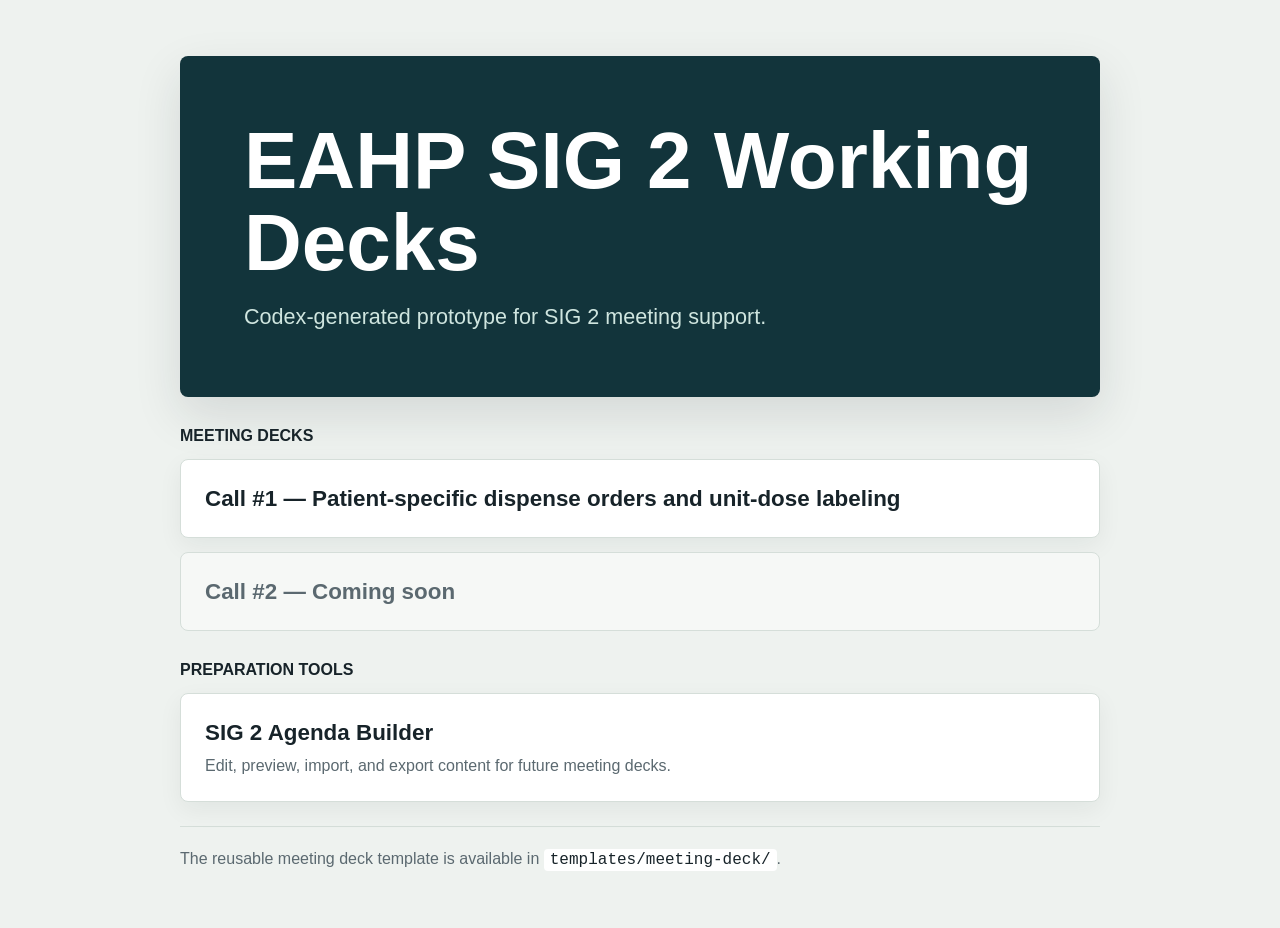
<file: index.html>
<!DOCTYPE html>
<html lang="en">
<head>
  <meta charset="UTF-8">
  <meta name="viewport" content="width=device-width, initial-scale=1.0">
  <title>EAHP SIG 2 Working Decks</title>
  <style>
    :root {
      --background: #eef2ef;
      --surface: #ffffff;
      --surface-muted: #f6f8f6;
      --ink: #172329;
      --muted: #5b6970;
      --line: #d5ded9;
      --accent: #197c72;
      --hero: #12343b;
      --hero-muted: #cfe5df;
      --shadow: 0 18px 48px rgba(23, 35, 41, 0.12);
    }
    * { box-sizing: border-box; }
    body {
      margin: 0;
      min-height: 100vh;
      padding: clamp(20px, 5vw, 56px);
      background: var(--background);
      color: var(--ink);
      font-family: Arial, Helvetica, sans-serif;
    }
    main { width: min(920px, 100%); margin: 0 auto; }
    .hero {
      padding: clamp(30px, 6vw, 64px);
      border-radius: 8px;
      background: var(--hero);
      color: #ffffff;
      box-shadow: var(--shadow);
    }
    h1 { margin: 0 0 16px; font-size: clamp(2.35rem, 7vw, 5rem); line-height: 1.03; }
    .subtitle { max-width: 680px; margin: 0; color: var(--hero-muted); font-size: clamp(1.05rem, 2.2vw, 1.35rem); line-height: 1.5; }
    .content { margin-top: 30px; }
    h2 { margin: 0 0 14px; font-size: 1rem; text-transform: uppercase; }
    .card-list { display: grid; gap: 14px; }
    .card {
      display: block;
      padding: 24px;
      border: 1px solid var(--line);
      border-radius: 8px;
      background: var(--surface);
    }
    a.card { color: var(--ink); text-decoration: none; box-shadow: 0 8px 24px rgba(23, 35, 41, 0.06); }
    a.card:hover, a.card:focus-visible { border-color: var(--accent); outline: 3px solid rgba(25, 124, 114, 0.18); }
    .card strong { display: block; font-size: clamp(1.15rem, 2vw, 1.4rem); line-height: 1.3; }
    .card span { display: block; margin-top: 7px; color: var(--muted); line-height: 1.4; }
    .card-muted { background: var(--surface-muted); color: var(--muted); cursor: not-allowed; }
    .template-note { margin: 24px 0 0; padding-top: 20px; border-top: 1px solid var(--line); color: var(--muted); line-height: 1.5; }
    code { padding: 2px 6px; border-radius: 4px; background: var(--surface); color: var(--ink); font-family: Consolas, "Courier New", monospace; }
  </style>
</head>
<body>
  <main>
    <header class="hero">
      <h1>EAHP SIG 2 Working Decks</h1>
      <p class="subtitle">Codex-generated prototype for SIG 2 meeting support.</p>
    </header>

    <section class="content" aria-labelledby="meeting-decks-title">
      <h2 id="meeting-decks-title">Meeting decks</h2>
      <div class="card-list">
        <a class="card" href="01-meetings/call-01/">
          <strong>Call #1 — Patient-specific dispense orders and unit-dose labeling</strong>
        </a>
        <div class="card card-muted" aria-disabled="true">
          <strong>Call #2 — Coming soon</strong>
        </div>
      </div>
    </section>

    <section class="content" aria-labelledby="tools-title">
      <h2 id="tools-title">Preparation tools</h2>
      <div class="card-list">
        <a class="card" href="tools/agenda-builder/">
          <strong>SIG 2 Agenda Builder</strong>
          <span>Edit, preview, import, and export content for future meeting decks.</span>
        </a>
      </div>
    </section>

    <p class="template-note">The reusable meeting deck template is available in <code>templates/meeting-deck/</code>.</p>
  </main>
</body>
</html>
</file>
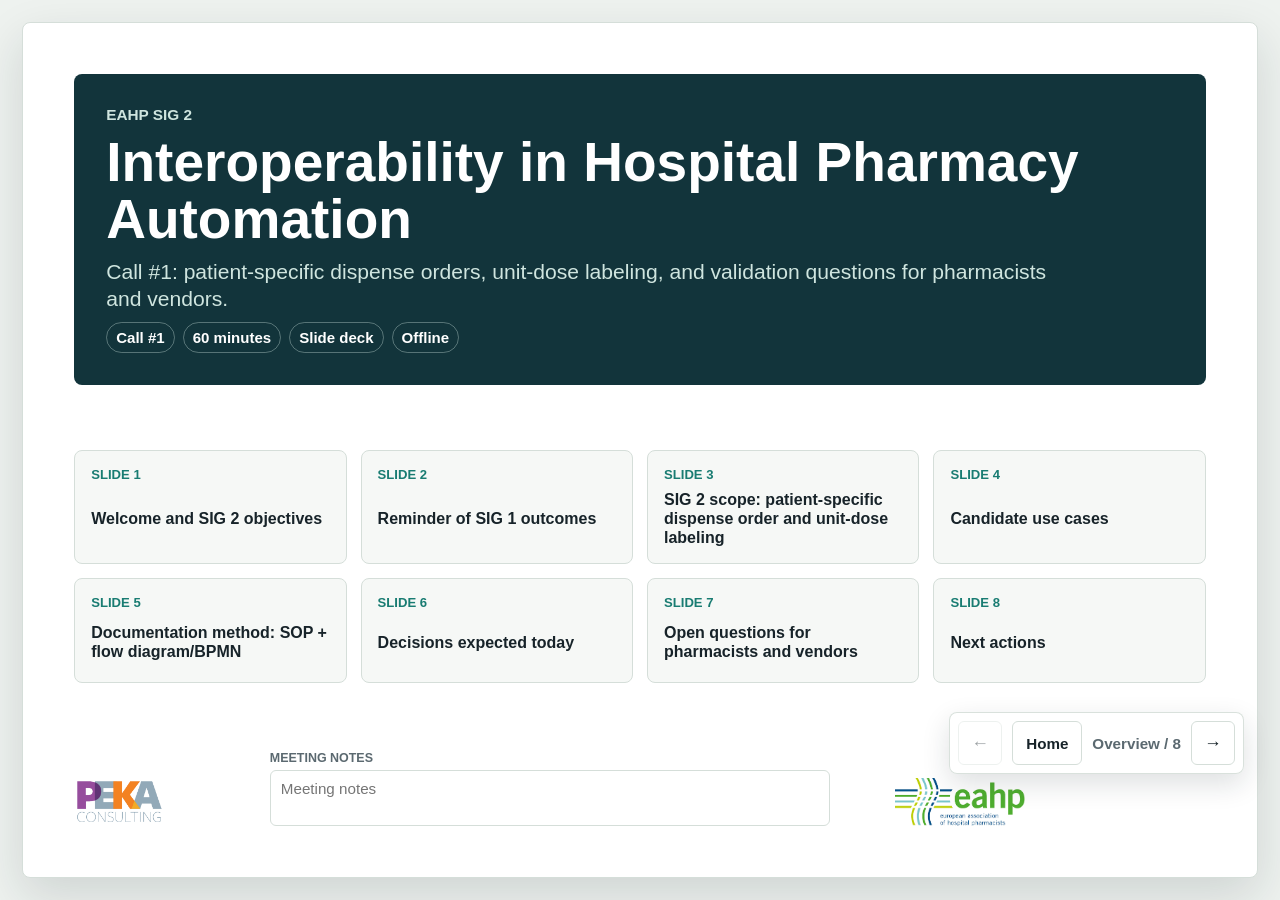
<file: 01-meetings/call-01/index.html>
<!DOCTYPE html>
<html lang="en">
<head>
  <meta charset="UTF-8">
  <meta name="viewport" content="width=device-width, initial-scale=1.0">
  <title>EAHP SIG 2 Call #1 Agenda</title>
  <link rel="stylesheet" href="styles.css">
</head>
<body>
  <main class="agenda-shell" id="agenda-root"></main>

  <script src="agenda-data.js"></script>
  <script src="app.js"></script>
</body>
</html>
</file>
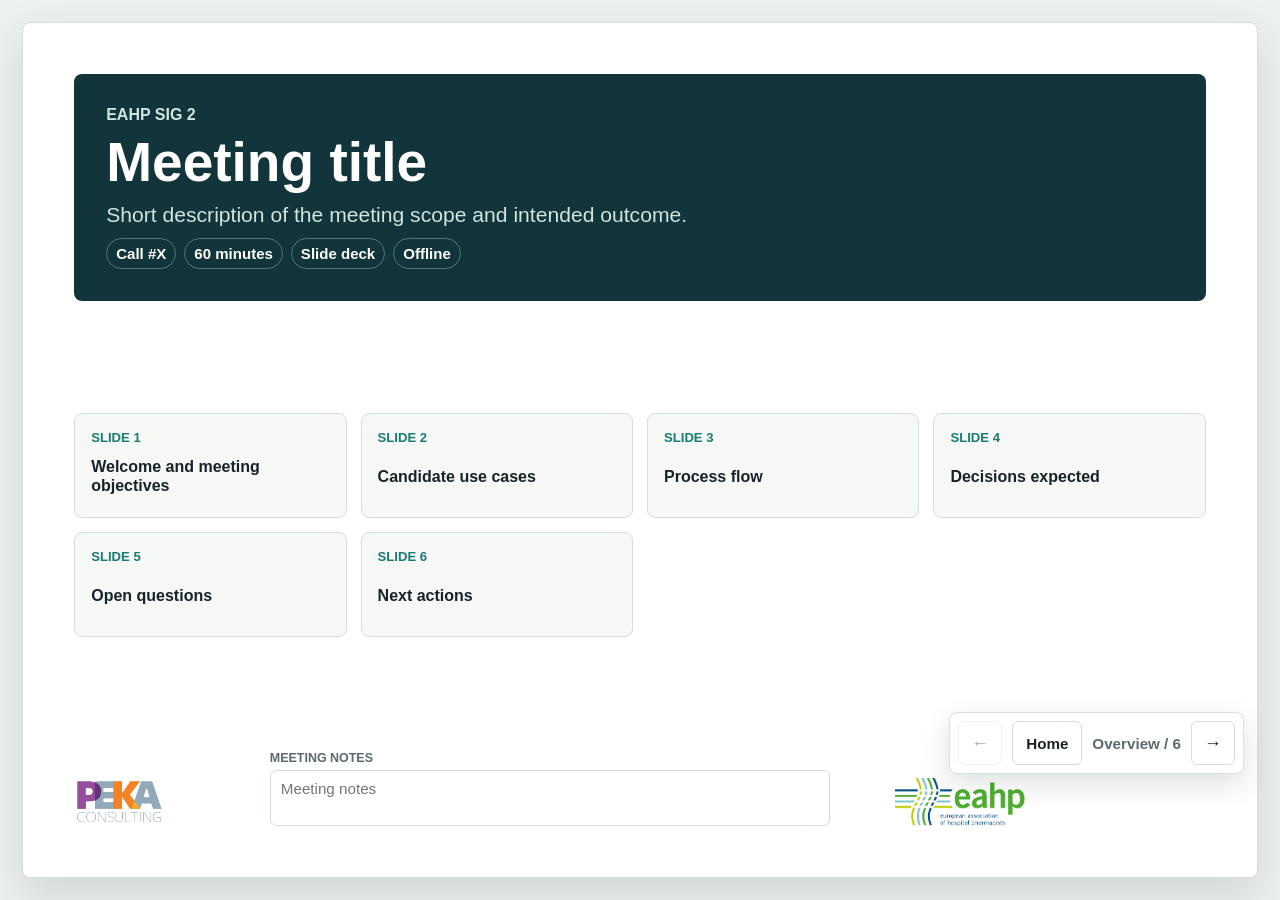
<file: templates/meeting-deck/index.html>
<!DOCTYPE html>
<html lang="en">
<head>
  <meta charset="UTF-8">
  <meta name="viewport" content="width=device-width, initial-scale=1.0">
  <title>EAHP SIG 2 Meeting Deck</title>
  <link rel="stylesheet" href="styles.css">
</head>
<body>
  <main class="agenda-shell" id="agenda-root"></main>

  <script src="agenda-data.js"></script>
  <script src="app.js"></script>
</body>
</html>
</file>
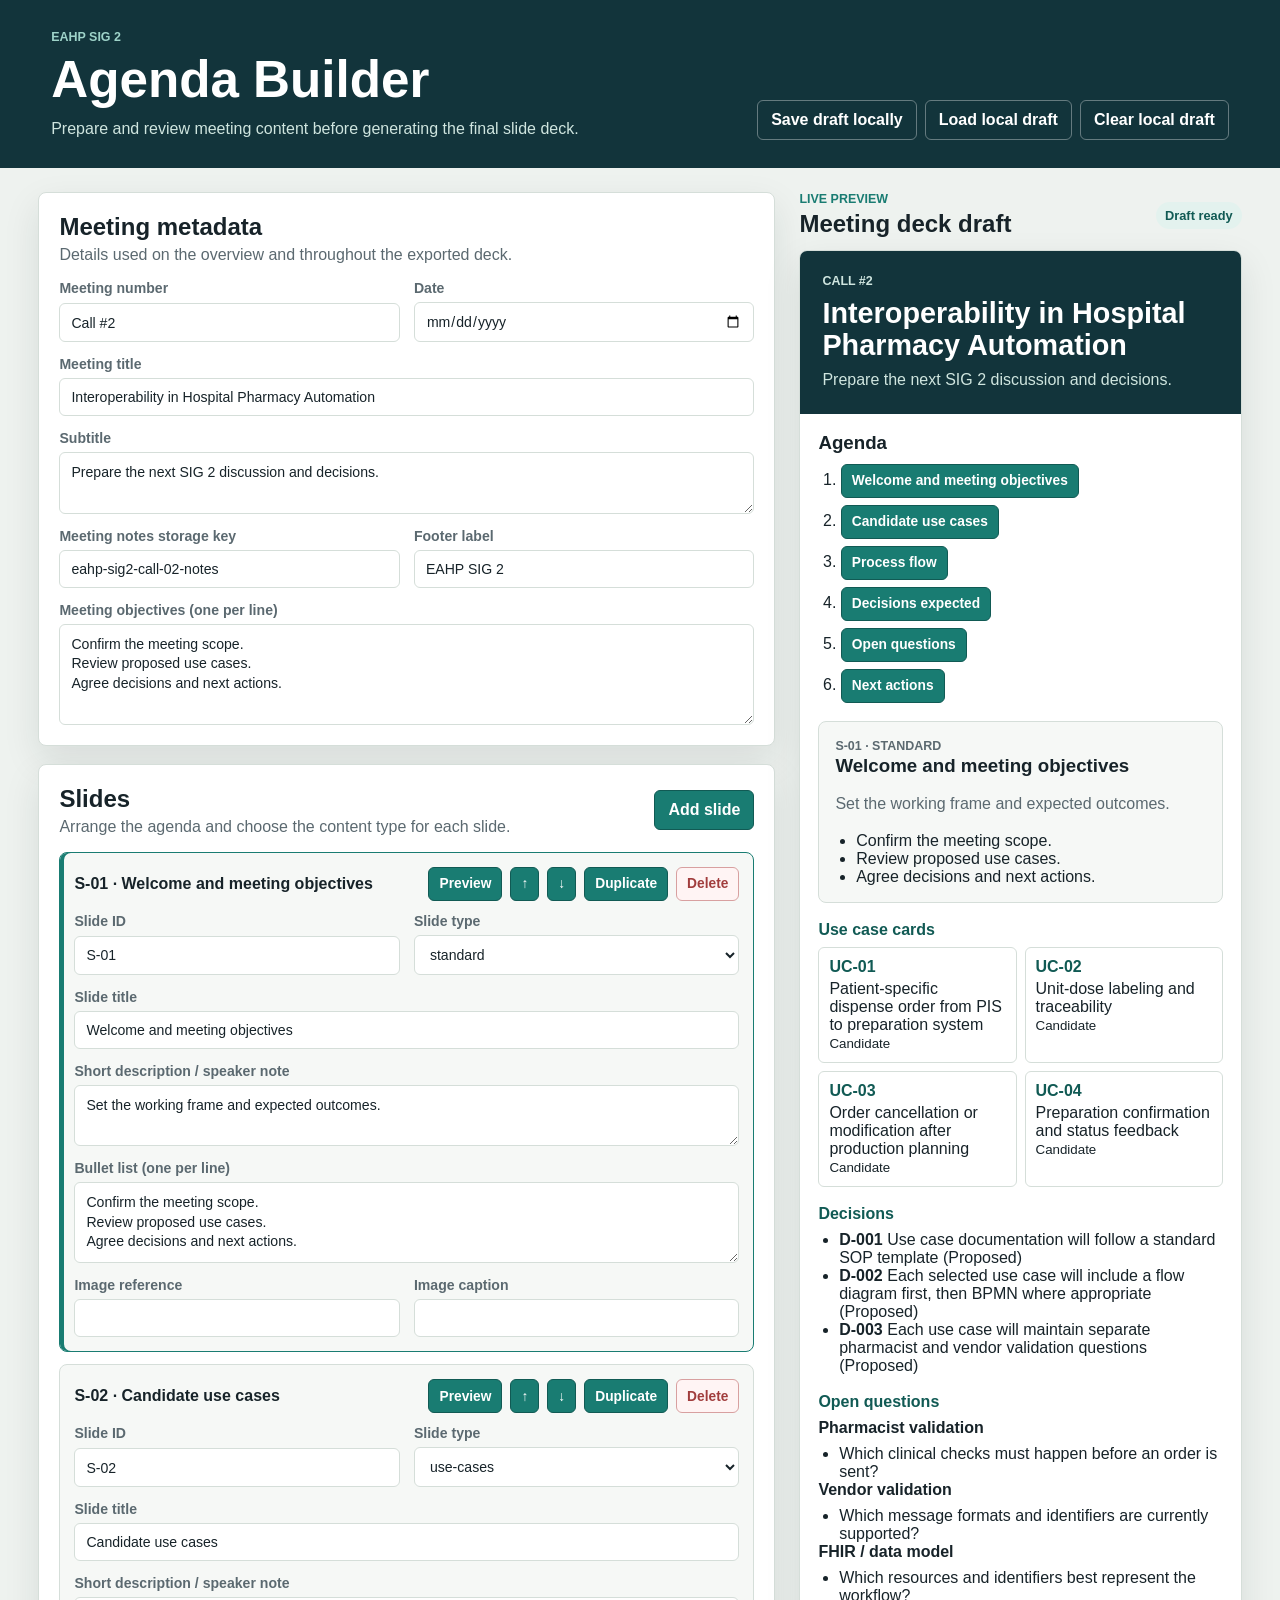
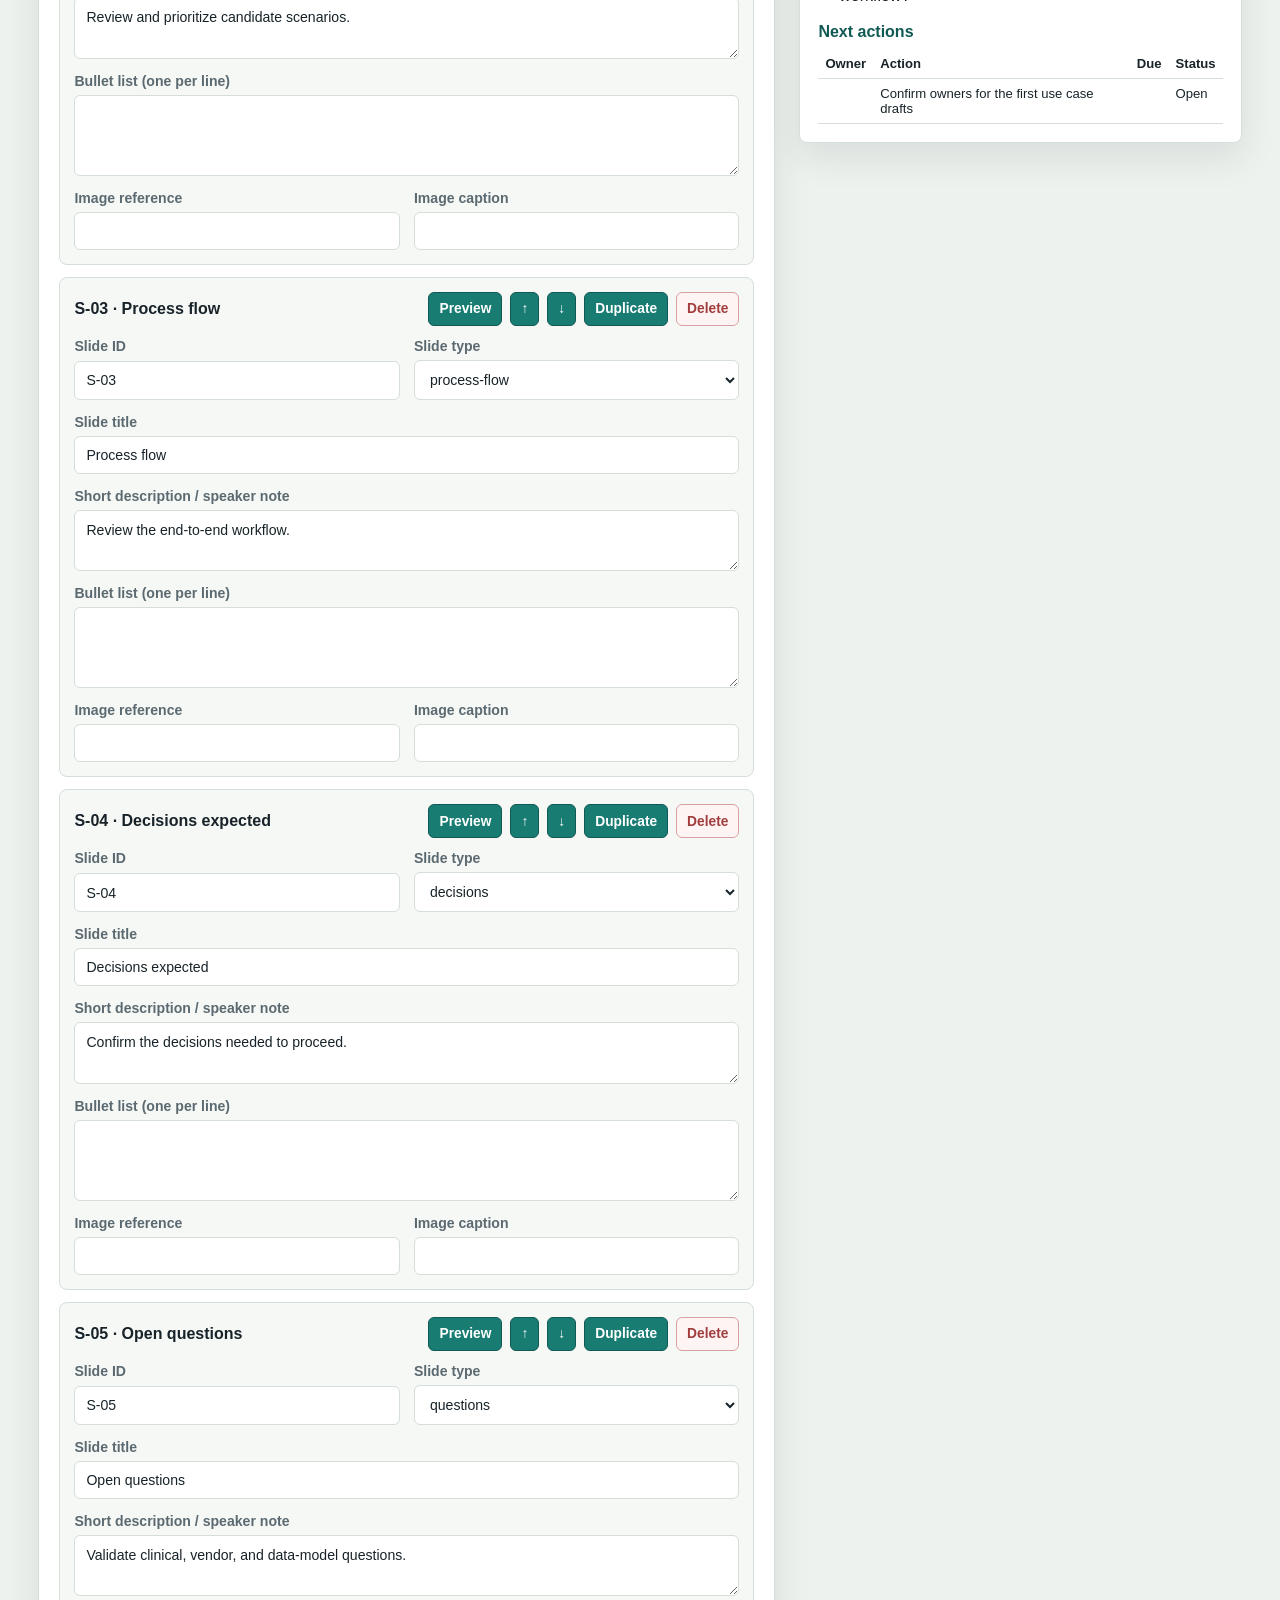
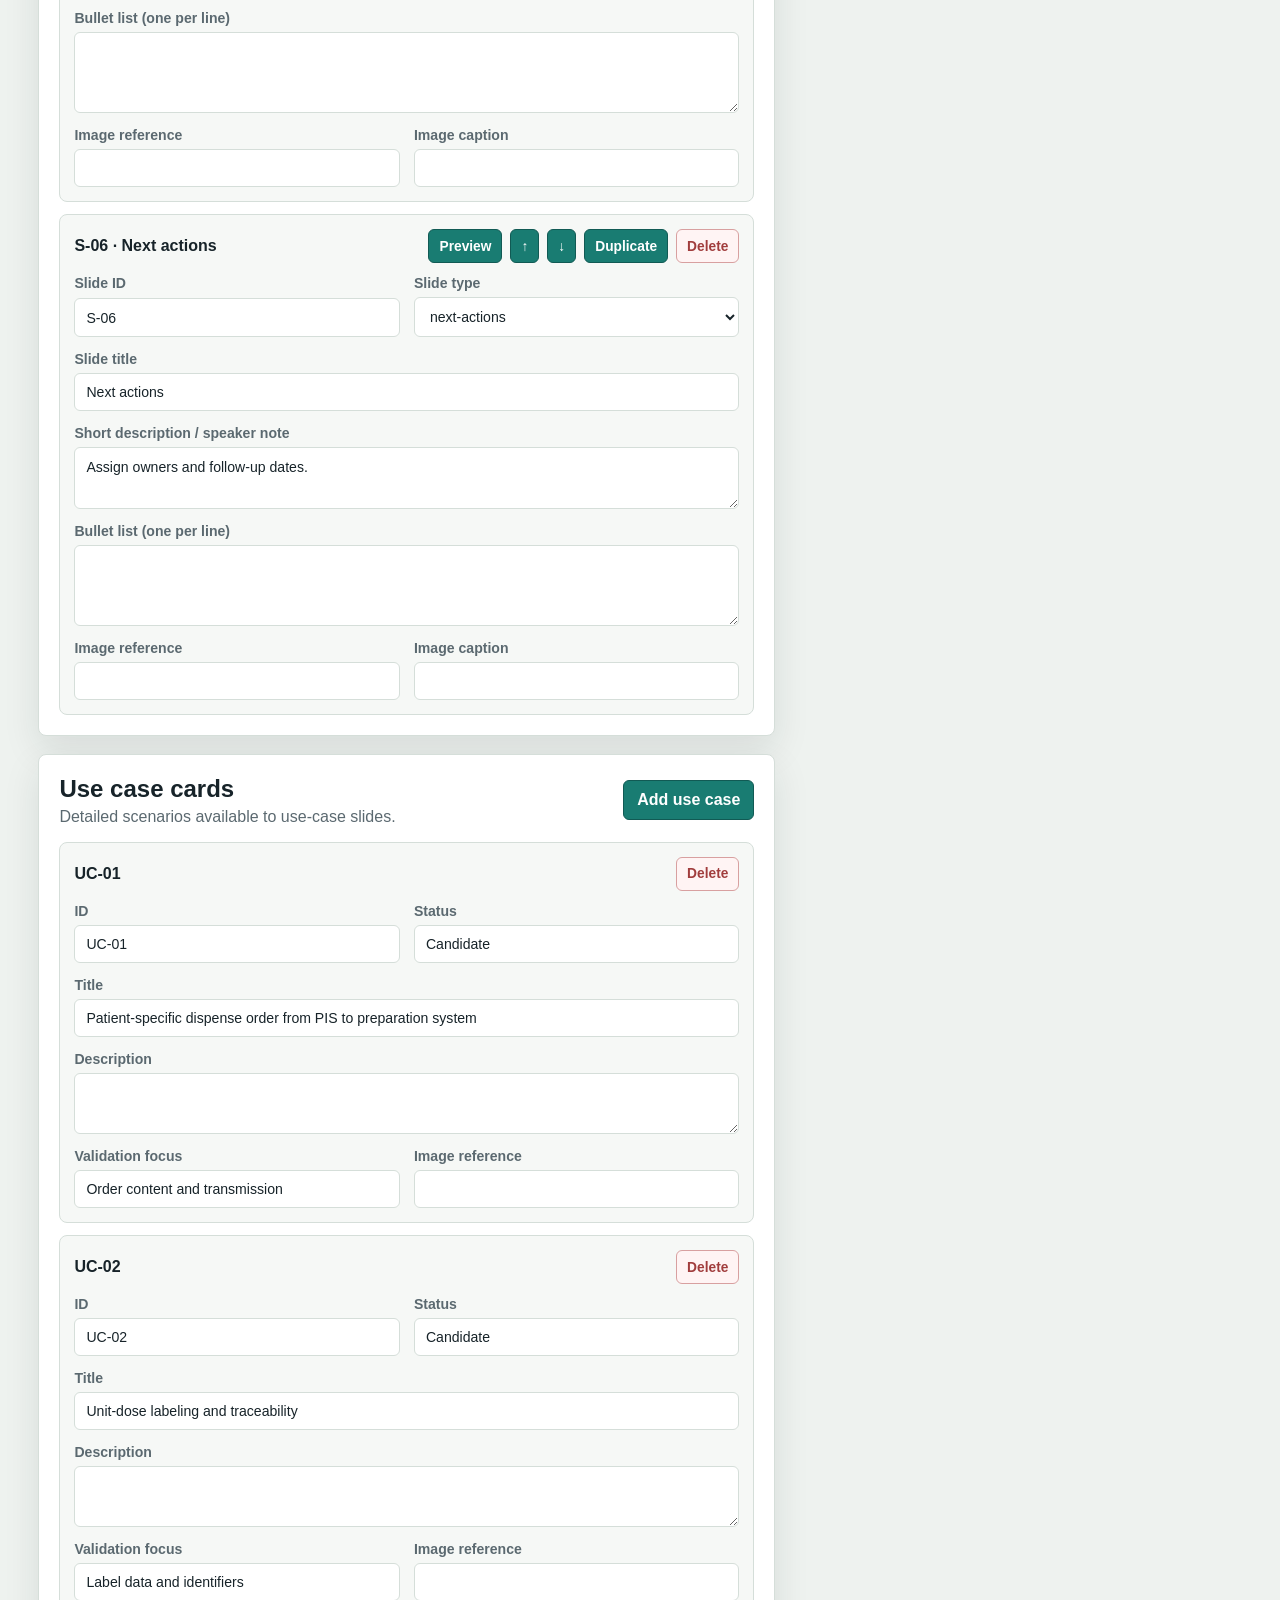
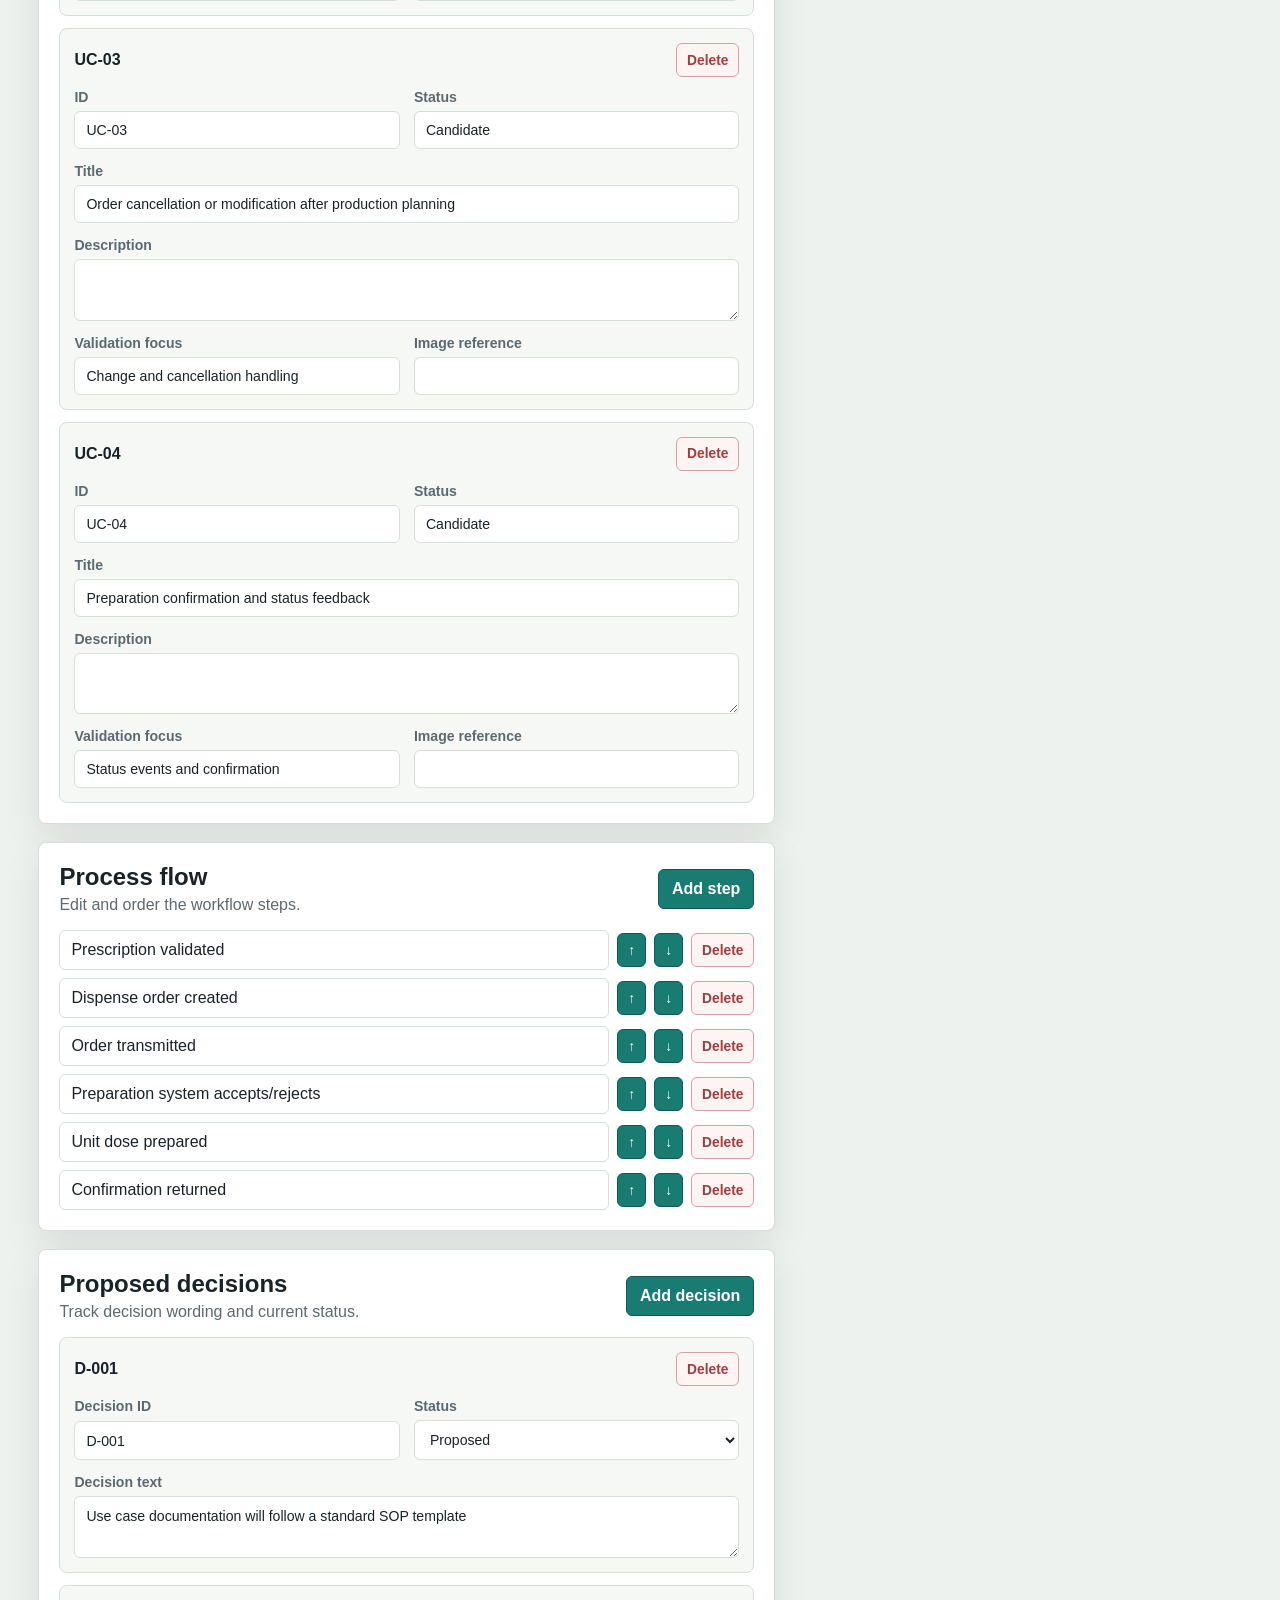
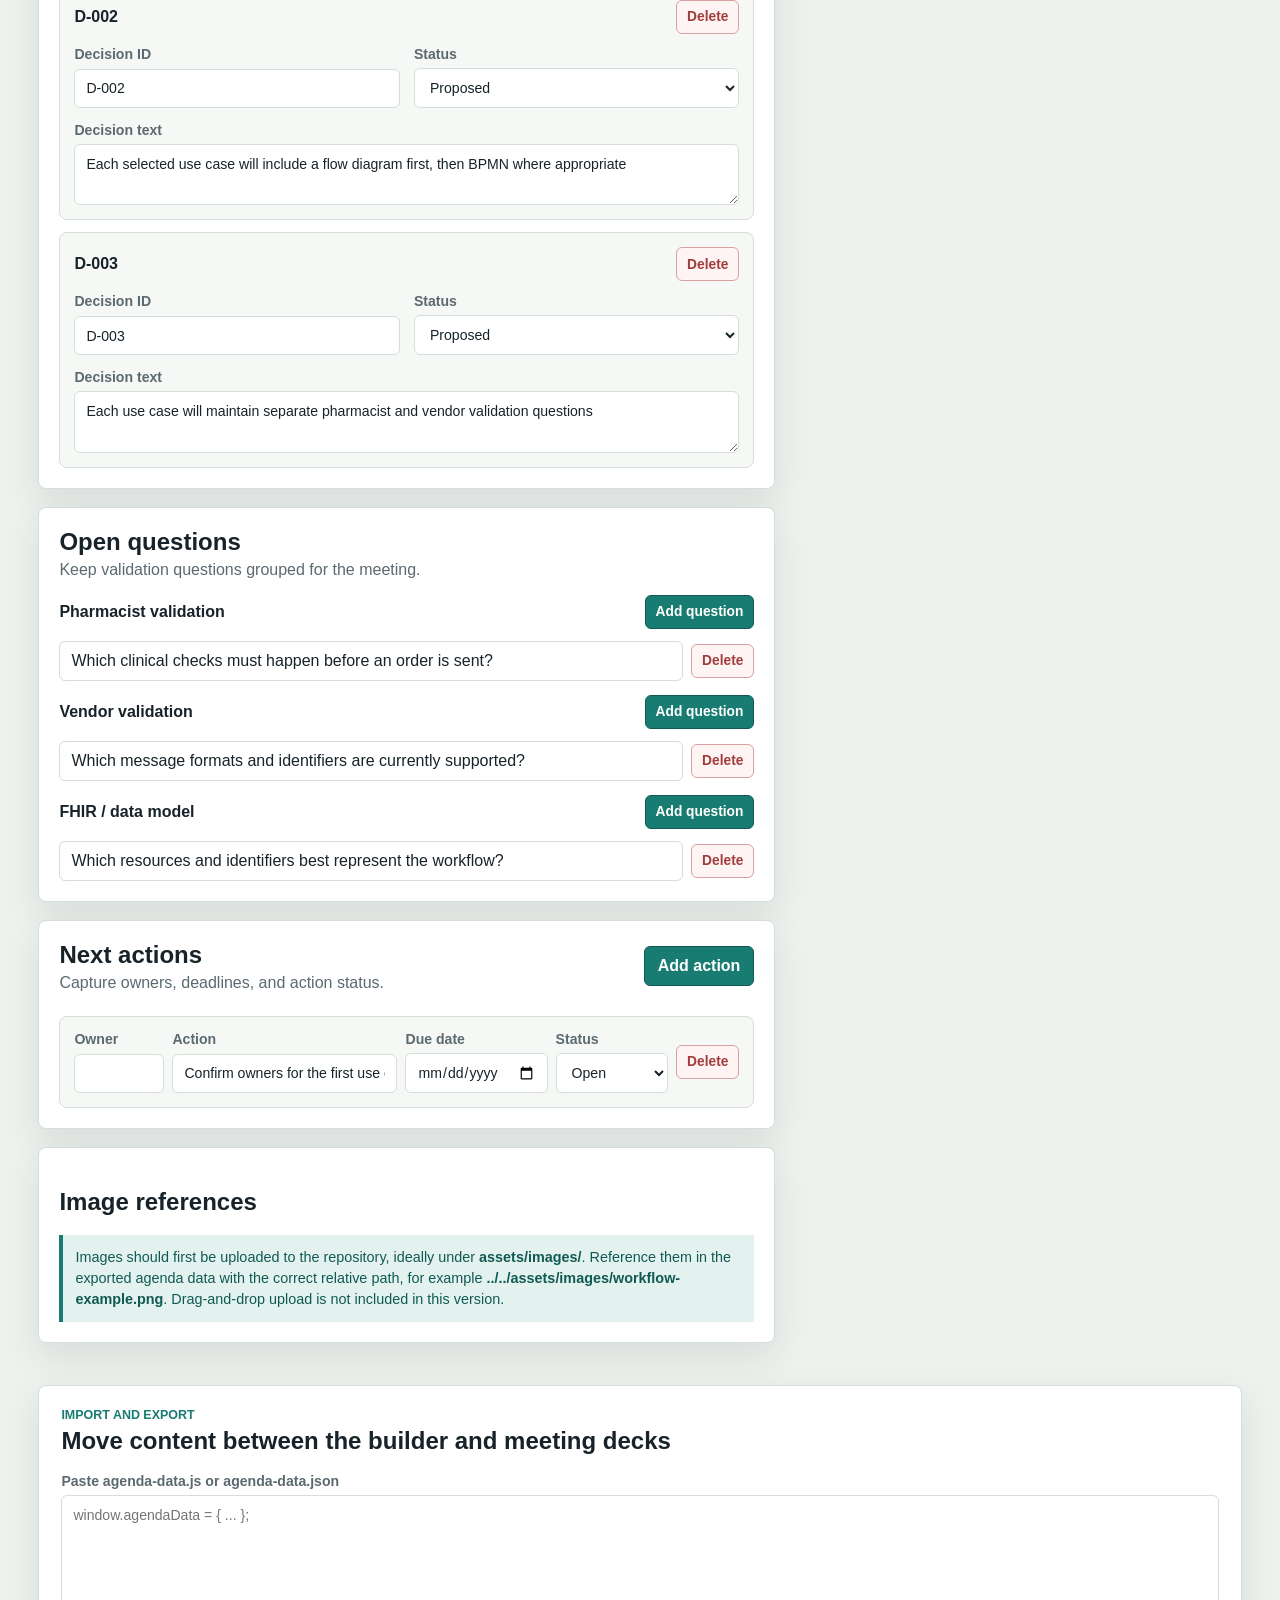
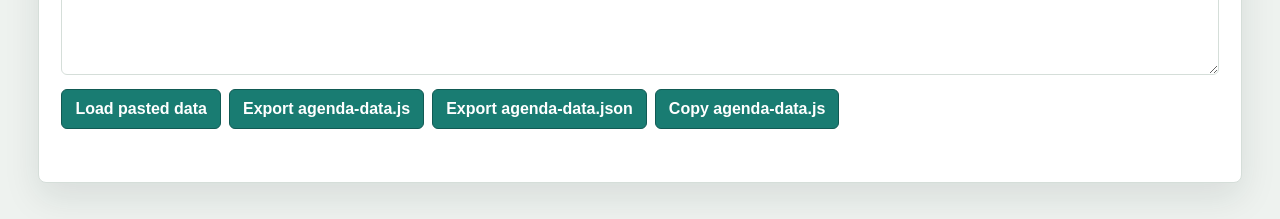
<file: tools/agenda-builder/index.html>
<!DOCTYPE html>
<html lang="en">
<head>
  <meta charset="UTF-8">
  <meta name="viewport" content="width=device-width, initial-scale=1.0">
  <title>SIG 2 Agenda Builder</title>
  <link rel="stylesheet" href="styles.css">
</head>
<body>
  <header class="app-header">
    <div>
      <p class="eyebrow">EAHP SIG 2</p>
      <h1>Agenda Builder</h1>
      <p>Prepare and review meeting content before generating the final slide deck.</p>
    </div>
    <div class="header-actions">
      <button type="button" id="save-draft">Save draft locally</button>
      <button type="button" id="load-draft">Load local draft</button>
      <button type="button" id="clear-draft" class="button-muted">Clear local draft</button>
    </div>
  </header>

  <main class="workspace">
    <section class="editor-pane" aria-label="Agenda editor">
      <div id="editor-root"></div>
    </section>

    <aside class="preview-pane" aria-label="Live preview">
      <div class="preview-sticky">
        <div class="preview-heading">
          <div>
            <p class="eyebrow">Live preview</p>
            <h2>Meeting deck draft</h2>
          </div>
          <span id="save-status" class="save-status">Draft ready</span>
        </div>
        <div id="preview-root"></div>
      </div>
    </aside>
  </main>

  <section class="export-panel" aria-labelledby="export-title">
    <div>
      <p class="eyebrow">Import and export</p>
      <h2 id="export-title">Move content between the builder and meeting decks</h2>
    </div>
    <label>
      Paste agenda-data.js or agenda-data.json
      <textarea id="import-source" rows="8" placeholder="window.agendaData = { ... };"></textarea>
    </label>
    <div class="button-row">
      <button type="button" id="import-data">Load pasted data</button>
      <button type="button" id="export-js">Export agenda-data.js</button>
      <button type="button" id="export-json">Export agenda-data.json</button>
      <button type="button" id="copy-js">Copy agenda-data.js</button>
    </div>
    <p id="message" class="message" aria-live="polite"></p>
  </section>

  <script src="app.js"></script>
  <script>
    function parseImportedData(source) {
      const objectSource = source.trim()
        .replace(/^window\.agendaData\s*=\s*/, "")
        .replace(/;\s*$/, "");

      try {
        return JSON.parse(objectSource);
      } catch (error) {
        const jsonCompatible = objectSource.replace(
          /([{,]\s*)([A-Za-z_$][\w$]*)(\s*:)/g,
          '$1"$2"$3'
        );
        return JSON.parse(jsonCompatible);
      }
    }
  </script>
</body>
</html>
</file>
<file: 01-meetings/call-01/styles.css>
:root {
  --background: #eef2ef;
  --surface: #ffffff;
  --surface-muted: #f6f8f6;
  --ink: #172329;
  --muted: #5b6970;
  --line: #d5ded9;
  --accent: #197c72;
  --accent-dark: #115a54;
  --accent-soft: #e3f2ee;
  --hero: #12343b;
  --hero-muted: #cfe5df;
  --warning: #8b5a16;
  --warning-soft: #fff4dc;
  --shadow: 0 18px 48px rgba(23, 35, 41, 0.14);
}

* {
  box-sizing: border-box;
}

html,
body {
  margin: 0;
  width: 100%;
  min-height: 100%;
  overflow: hidden;
  background: var(--background);
  color: var(--ink);
  font-family: Arial, Helvetica, sans-serif;
}

button,
textarea {
  font: inherit;
}

.agenda-shell {
  position: relative;
  width: 100vw;
  height: 100vh;
  min-height: 620px;
  padding: 22px;
}

.slide-stage {
  width: 100%;
  height: 100%;
}

.slide {
  display: grid;
  grid-template-rows: auto auto minmax(0, 1fr) auto;
  gap: clamp(14px, 2vh, 24px);
  width: 100%;
  height: calc(100vh - 44px);
  min-height: 576px;
  padding: clamp(24px, 4vw, 54px);
  overflow: hidden;
  border: 1px solid var(--line);
  border-radius: 8px;
  background: var(--surface);
  box-shadow: var(--shadow);
}

.overview-slide {
  grid-template-rows: auto minmax(0, 1fr) auto;
}

.deck-meta {
  display: flex;
  flex-wrap: wrap;
  gap: 10px;
}

.deck-meta span,
.overview-meta span {
  padding: 7px 10px;
  border: 1px solid var(--line);
  border-radius: 999px;
  color: var(--muted);
  font-size: clamp(0.78rem, 1.2vw, 0.94rem);
  font-weight: 700;
}

.eyebrow {
  margin: 0 0 10px;
  color: var(--accent);
  font-size: clamp(0.8rem, 1.3vw, 1rem);
  font-weight: 700;
  letter-spacing: 0;
  text-transform: uppercase;
}

h1,
h2,
p {
  margin-top: 0;
}

h1 {
  max-width: 1050px;
  margin-bottom: 14px;
  font-size: clamp(2rem, 4.5vw, 4.6rem);
  line-height: 1.03;
}

.slide-lead {
  max-width: 980px;
  margin-bottom: 0;
  color: var(--muted);
  font-size: clamp(1.1rem, 1.8vw, 1.62rem);
  line-height: 1.35;
}

.overview-hero {
  display: grid;
  gap: 10px;
  padding: clamp(22px, 2.5vw, 36px);
  border-radius: 8px;
  background: var(--hero);
  color: #ffffff;
}

.hero-eyebrow {
  margin: 0;
  color: var(--hero-muted);
  font-size: clamp(0.82rem, 1.2vw, 1rem);
  font-weight: 700;
  letter-spacing: 0;
  text-transform: uppercase;
}

.overview-hero h1 {
  margin: 0;
  max-width: 1040px;
  font-size: clamp(2.2rem, 4.3vw, 4.5rem);
}

.hero-subtitle {
  max-width: 980px;
  margin: 0;
  color: var(--hero-muted);
  font-size: clamp(1.02rem, 1.65vw, 1.42rem);
  line-height: 1.3;
}

.overview-meta {
  display: flex;
  flex-wrap: wrap;
  gap: 8px;
}

.overview-meta span {
  padding: 6px 9px;
  border-color: rgba(207, 229, 223, 0.36);
  color: #ffffff;
}

.slide-body {
  display: grid;
  align-content: center;
  min-height: 0;
}

.large-list,
.next-action-list {
  display: grid;
  gap: clamp(12px, 1.8vh, 22px);
  margin: 0;
  padding-left: 1.4em;
  color: var(--ink);
  font-size: clamp(1.25rem, 2.25vw, 2.05rem);
  line-height: 1.28;
}

.large-list li::marker,
.next-action-list li::marker {
  color: var(--accent);
  font-weight: 700;
}

.overview-grid {
  display: grid;
  grid-template-columns: repeat(4, minmax(0, 1fr));
  gap: 14px;
  align-content: center;
  min-height: 0;
}

.overview-card {
  display: grid;
  gap: 9px;
  min-height: 105px;
  padding: 16px;
  border: 1px solid var(--line);
  border-radius: 8px;
  background: var(--surface-muted);
  color: var(--ink);
  text-align: left;
  cursor: pointer;
}

.overview-card:hover,
.overview-card:focus-visible,
.control-button:hover,
.control-button:focus-visible,
.meeting-notes textarea:focus-visible {
  border-color: var(--accent);
  outline: 3px solid rgba(25, 124, 114, 0.18);
}

.overview-card span,
.use-case-card span,
.decision-card span {
  color: var(--accent);
  font-size: clamp(0.82rem, 1vw, 0.98rem);
  font-weight: 700;
  text-transform: uppercase;
}

.overview-card strong {
  font-size: clamp(0.96rem, 1.25vw, 1.2rem);
  line-height: 1.18;
}

.use-case-grid {
  display: grid;
  grid-template-columns: repeat(2, minmax(0, 1fr));
  gap: 18px;
}

.use-case-card,
.decision-card,
.question-column {
  border: 1px solid var(--line);
  border-radius: 8px;
  background: var(--surface-muted);
}

.use-case-card {
  display: grid;
  gap: 14px;
  min-height: 160px;
  padding: 22px;
}

.use-case-card h2 {
  margin-bottom: 0;
  font-size: clamp(1.12rem, 1.75vw, 1.78rem);
  line-height: 1.2;
}

.process-flow {
  display: grid;
  grid-template-columns: repeat(6, minmax(0, 1fr));
  gap: 24px;
  margin: 0;
  padding: 0;
  list-style: none;
  counter-reset: flow-step;
}

.process-flow li {
  position: relative;
  display: grid;
  min-height: 132px;
  padding: 50px 12px 16px;
  place-items: center;
  border: 1px solid var(--line);
  border-radius: 8px;
  background: var(--surface-muted);
  font-size: clamp(0.88rem, 1.25vw, 1.22rem);
  font-weight: 700;
  line-height: 1.2;
  text-align: center;
}

.process-flow li::before {
  counter-increment: flow-step;
  content: counter(flow-step);
  position: absolute;
  top: 14px;
  left: 50%;
  display: grid;
  width: 30px;
  height: 30px;
  place-items: center;
  border-radius: 50%;
  background: var(--accent);
  color: #ffffff;
  font-size: 0.92rem;
  transform: translateX(-50%);
}

.process-flow li:not(:last-child)::after {
  content: "\2192";
  position: absolute;
  top: 50%;
  right: -21px;
  color: var(--accent);
  font-size: 1.45rem;
  font-weight: 700;
  transform: translateY(-50%);
}

.decision-list {
  display: grid;
  grid-template-columns: repeat(3, minmax(0, 1fr));
  gap: 18px;
}

.decision-card {
  min-height: 190px;
  padding: 24px;
  background: var(--warning-soft);
  border-color: #f2d39b;
}

.decision-card span {
  color: var(--warning);
}

.decision-card p {
  margin: 16px 0 0;
  font-size: clamp(1.18rem, 1.75vw, 1.74rem);
  line-height: 1.25;
}

.question-grid {
  display: grid;
  grid-template-columns: repeat(3, minmax(0, 1fr));
  gap: 18px;
}

.question-column {
  padding: 22px;
}

.question-column h2 {
  margin-bottom: 16px;
  color: var(--accent-dark);
  font-size: clamp(1.05rem, 1.45vw, 1.45rem);
}

.question-column .large-list {
  gap: 10px;
  font-size: clamp(0.94rem, 1.18vw, 1.18rem);
  line-height: 1.25;
}

.next-action-list {
  font-size: clamp(1.28rem, 2.25vw, 2.05rem);
}

.slide-footer {
  display: grid;
  grid-template-columns: minmax(90px, 170px) minmax(220px, 560px) minmax(90px, 170px);
  gap: clamp(14px, 2vw, 28px);
  align-items: end;
  width: 100%;
  min-height: 78px;
}

.footer-logo {
  display: block;
  width: auto;
  max-width: 150px;
  max-height: 48px;
  object-fit: contain;
}

.footer-logo-left {
  justify-self: start;
}

.footer-logo-right {
  justify-self: end;
}

.meeting-notes {
  display: grid;
  gap: 5px;
  align-self: end;
  justify-self: center;
  width: 100%;
  max-width: 560px;
}

.meeting-notes span {
  color: var(--muted);
  font-size: 0.78rem;
  font-weight: 700;
  text-transform: uppercase;
}

.meeting-notes textarea {
  width: 100%;
  min-height: 46px;
  max-height: 64px;
  resize: none;
  padding: 8px 10px;
  border: 1px solid var(--line);
  border-radius: 6px;
  background: #ffffff;
  color: var(--ink);
  font-size: 0.95rem;
  line-height: 1.25;
}

.deck-controls {
  position: fixed;
  right: 36px;
  bottom: 126px;
  z-index: 10;
  display: flex;
  align-items: center;
  gap: 10px;
  padding: 8px;
  border: 1px solid rgba(213, 222, 217, 0.9);
  border-radius: 8px;
  background: rgba(255, 255, 255, 0.94);
  box-shadow: 0 10px 28px rgba(23, 35, 41, 0.14);
}

.control-button {
  min-width: 44px;
  height: 44px;
  border: 1px solid var(--line);
  border-radius: 6px;
  background: #ffffff;
  color: var(--ink);
  font-size: 1.1rem;
  font-weight: 700;
  cursor: pointer;
}

.home-button {
  min-width: 70px;
  padding: 0 12px;
  font-size: 0.95rem;
}

.control-button:disabled {
  cursor: default;
  opacity: 0.42;
}

.slide-counter {
  min-width: 72px;
  margin: 0;
  color: var(--muted);
  font-size: 0.95rem;
  font-weight: 700;
  text-align: center;
}

@media (max-width: 1100px) {
  .overview-grid {
    grid-template-columns: repeat(2, minmax(0, 1fr));
  }

  .process-flow {
    grid-template-columns: repeat(3, minmax(0, 1fr));
  }

  .process-flow li:not(:last-child)::after {
    display: none;
  }

  .question-grid,
  .decision-list {
    grid-template-columns: 1fr;
  }

  .question-column .large-list {
    font-size: 1rem;
  }

  .deck-controls {
    right: 24px;
    bottom: 116px;
  }
}

@media (max-width: 720px) {
  html,
  body {
    overflow: auto;
  }

  .agenda-shell {
    height: auto;
    min-height: 100vh;
    padding: 12px;
  }

  .slide {
    height: auto;
    min-height: calc(100vh - 24px);
    overflow: visible;
    padding: 22px;
  }

  .overview-grid,
  .use-case-grid,
  .process-flow {
    grid-template-columns: 1fr;
  }

  .slide-footer {
    grid-template-columns: 1fr 1fr;
  }

  .meeting-notes {
    grid-column: 1 / -1;
    grid-row: 1;
    max-width: none;
  }

  .footer-logo {
    max-width: 118px;
    max-height: 40px;
  }

  .deck-controls {
    right: 12px;
    bottom: 104px;
  }
}

@media print {
  html,
  body {
    overflow: visible;
    background: #ffffff;
  }

  .agenda-shell {
    height: auto;
    min-height: 0;
    padding: 0;
  }

  .deck-controls {
    display: none;
  }

  .slide-stage {
    height: auto;
  }

  .slide {
    height: 100vh;
    min-height: 0;
    page-break-after: always;
    box-shadow: none;
  }

  .meeting-notes textarea {
    border-color: #bfcac4;
  }

  .slide:last-child {
    page-break-after: auto;
  }
}
</file>
<file: templates/meeting-deck/styles.css>
:root {
  --background: #eef2ef;
  --surface: #ffffff;
  --surface-muted: #f6f8f6;
  --ink: #172329;
  --muted: #5b6970;
  --line: #d5ded9;
  --accent: #197c72;
  --accent-dark: #115a54;
  --accent-soft: #e3f2ee;
  --hero: #12343b;
  --hero-muted: #cfe5df;
  --warning: #8b5a16;
  --warning-soft: #fff4dc;
  --shadow: 0 18px 48px rgba(23, 35, 41, 0.14);
}

* { box-sizing: border-box; }
html, body {
  margin: 0;
  width: 100%;
  min-height: 100%;
  overflow: hidden;
  background: var(--background);
  color: var(--ink);
  font-family: Arial, Helvetica, sans-serif;
}
button, textarea { font: inherit; }

.agenda-shell {
  position: relative;
  width: 100vw;
  height: 100vh;
  min-height: 620px;
  padding: 22px;
}
.slide-stage { width: 100%; height: 100%; }
.slide {
  display: grid;
  grid-template-rows: auto auto minmax(0, 1fr) auto;
  gap: clamp(14px, 2vh, 24px);
  width: 100%;
  height: calc(100vh - 44px);
  min-height: 576px;
  padding: clamp(24px, 4vw, 54px);
  overflow: hidden;
  border: 1px solid var(--line);
  border-radius: 8px;
  background: var(--surface);
  box-shadow: var(--shadow);
}
.overview-slide { grid-template-rows: auto minmax(0, 1fr) auto; }
.deck-meta, .overview-meta { display: flex; flex-wrap: wrap; gap: 10px; }
.deck-meta span, .overview-meta span {
  padding: 7px 10px;
  border: 1px solid var(--line);
  border-radius: 999px;
  color: var(--muted);
  font-size: clamp(0.78rem, 1.2vw, 0.94rem);
  font-weight: 700;
}
.eyebrow, .hero-eyebrow {
  margin: 0 0 10px;
  color: var(--accent);
  font-size: clamp(0.8rem, 1.3vw, 1rem);
  font-weight: 700;
  letter-spacing: 0;
  text-transform: uppercase;
}
h1, h2, p { margin-top: 0; }
h1 {
  max-width: 1050px;
  margin-bottom: 14px;
  font-size: clamp(2rem, 4.5vw, 4.6rem);
  line-height: 1.03;
}
.slide-lead {
  max-width: 980px;
  margin-bottom: 0;
  color: var(--muted);
  font-size: clamp(1.1rem, 1.8vw, 1.62rem);
  line-height: 1.35;
}
.overview-hero {
  display: grid;
  gap: 10px;
  padding: clamp(22px, 2.5vw, 36px);
  border-radius: 8px;
  background: var(--hero);
  color: #ffffff;
}
.hero-eyebrow { margin: 0; color: var(--hero-muted); }
.overview-hero h1 {
  margin: 0;
  max-width: 1040px;
  font-size: clamp(2.2rem, 4.3vw, 4.5rem);
}
.hero-subtitle {
  max-width: 980px;
  margin: 0;
  color: var(--hero-muted);
  font-size: clamp(1.02rem, 1.65vw, 1.42rem);
  line-height: 1.3;
}
.overview-meta { gap: 8px; }
.overview-meta span {
  padding: 6px 9px;
  border-color: rgba(207, 229, 223, 0.36);
  color: #ffffff;
}
.slide-body { display: grid; align-content: center; min-height: 0; }
.large-list, .next-action-list {
  display: grid;
  gap: clamp(12px, 1.8vh, 22px);
  margin: 0;
  padding-left: 1.4em;
  color: var(--ink);
  font-size: clamp(1.25rem, 2.25vw, 2.05rem);
  line-height: 1.28;
}
.large-list li::marker, .next-action-list li::marker { color: var(--accent); font-weight: 700; }
.overview-grid {
  display: grid;
  grid-template-columns: repeat(4, minmax(0, 1fr));
  gap: 14px;
  align-content: center;
  min-height: 0;
}
.overview-card {
  display: grid;
  gap: 9px;
  min-height: 105px;
  padding: 16px;
  border: 1px solid var(--line);
  border-radius: 8px;
  background: var(--surface-muted);
  color: var(--ink);
  text-align: left;
  cursor: pointer;
}
.overview-card:hover, .overview-card:focus-visible,
.control-button:hover, .control-button:focus-visible,
.meeting-notes textarea:focus-visible {
  border-color: var(--accent);
  outline: 3px solid rgba(25, 124, 114, 0.18);
}
.overview-card span, .use-case-card span, .decision-card span {
  color: var(--accent);
  font-size: clamp(0.82rem, 1vw, 0.98rem);
  font-weight: 700;
  text-transform: uppercase;
}
.overview-card strong { font-size: clamp(0.96rem, 1.25vw, 1.2rem); line-height: 1.18; }
.use-case-grid { display: grid; grid-template-columns: repeat(2, minmax(0, 1fr)); gap: 18px; }
.use-case-card, .decision-card, .question-column {
  border: 1px solid var(--line);
  border-radius: 8px;
  background: var(--surface-muted);
}
.use-case-card { display: grid; gap: 14px; min-height: 160px; padding: 22px; }
.use-case-card h2 { margin-bottom: 0; font-size: clamp(1.12rem, 1.75vw, 1.78rem); line-height: 1.2; }
.process-flow {
  display: grid;
  grid-template-columns: repeat(6, minmax(0, 1fr));
  gap: 24px;
  margin: 0;
  padding: 0;
  list-style: none;
  counter-reset: flow-step;
}
.process-flow li {
  position: relative;
  display: grid;
  min-height: 132px;
  padding: 50px 12px 16px;
  place-items: center;
  border: 1px solid var(--line);
  border-radius: 8px;
  background: var(--surface-muted);
  font-size: clamp(0.88rem, 1.25vw, 1.22rem);
  font-weight: 700;
  line-height: 1.2;
  text-align: center;
}
.process-flow li::before {
  counter-increment: flow-step;
  content: counter(flow-step);
  position: absolute;
  top: 14px;
  left: 50%;
  display: grid;
  width: 30px;
  height: 30px;
  place-items: center;
  border-radius: 50%;
  background: var(--accent);
  color: #ffffff;
  font-size: 0.92rem;
  transform: translateX(-50%);
}
.process-flow li:not(:last-child)::after {
  content: "\2192";
  position: absolute;
  top: 50%;
  right: -21px;
  color: var(--accent);
  font-size: 1.45rem;
  font-weight: 700;
  transform: translateY(-50%);
}
.decision-list { display: grid; grid-template-columns: repeat(3, minmax(0, 1fr)); gap: 18px; }
.decision-card {
  min-height: 190px;
  padding: 24px;
  background: var(--warning-soft);
  border-color: #f2d39b;
}
.decision-card span { color: var(--warning); }
.decision-card p { margin: 16px 0 0; font-size: clamp(1.18rem, 1.75vw, 1.74rem); line-height: 1.25; }
.question-grid { display: grid; grid-template-columns: repeat(3, minmax(0, 1fr)); gap: 18px; }
.question-column { padding: 22px; }
.question-column h2 { margin-bottom: 16px; color: var(--accent-dark); font-size: clamp(1.05rem, 1.45vw, 1.45rem); }
.question-column .large-list { gap: 10px; font-size: clamp(0.94rem, 1.18vw, 1.18rem); line-height: 1.25; }
.next-action-list { font-size: clamp(1.28rem, 2.25vw, 2.05rem); }
.slide-footer {
  display: grid;
  grid-template-columns: minmax(90px, 170px) minmax(220px, 560px) minmax(90px, 170px);
  gap: clamp(14px, 2vw, 28px);
  align-items: end;
  width: 100%;
  min-height: 78px;
}
.footer-logo { display: block; width: auto; max-width: 150px; max-height: 48px; object-fit: contain; }
.footer-logo-left { justify-self: start; }
.footer-logo-right { justify-self: end; }
.meeting-notes {
  display: grid;
  gap: 5px;
  align-self: end;
  justify-self: center;
  width: 100%;
  max-width: 560px;
}
.meeting-notes span { color: var(--muted); font-size: 0.78rem; font-weight: 700; text-transform: uppercase; }
.meeting-notes textarea {
  width: 100%;
  min-height: 46px;
  max-height: 64px;
  resize: none;
  padding: 8px 10px;
  border: 1px solid var(--line);
  border-radius: 6px;
  background: #ffffff;
  color: var(--ink);
  font-size: 0.95rem;
  line-height: 1.25;
}
.deck-controls {
  position: fixed;
  right: 36px;
  bottom: 126px;
  z-index: 10;
  display: flex;
  align-items: center;
  gap: 10px;
  padding: 8px;
  border: 1px solid rgba(213, 222, 217, 0.9);
  border-radius: 8px;
  background: rgba(255, 255, 255, 0.94);
  box-shadow: 0 10px 28px rgba(23, 35, 41, 0.14);
}
.control-button {
  min-width: 44px;
  height: 44px;
  border: 1px solid var(--line);
  border-radius: 6px;
  background: #ffffff;
  color: var(--ink);
  font-size: 1.1rem;
  font-weight: 700;
  cursor: pointer;
}
.home-button { min-width: 70px; padding: 0 12px; font-size: 0.95rem; }
.control-button:disabled { cursor: default; opacity: 0.42; }
.slide-counter { min-width: 72px; margin: 0; color: var(--muted); font-size: 0.95rem; font-weight: 700; text-align: center; }

@media (max-width: 1100px) {
  .overview-grid { grid-template-columns: repeat(2, minmax(0, 1fr)); }
  .process-flow { grid-template-columns: repeat(3, minmax(0, 1fr)); }
  .process-flow li:not(:last-child)::after { display: none; }
  .question-grid, .decision-list { grid-template-columns: 1fr; }
  .question-column .large-list { font-size: 1rem; }
  .deck-controls { right: 24px; bottom: 116px; }
}

@media (max-width: 720px) {
  html, body { overflow: auto; }
  .agenda-shell { height: auto; min-height: 100vh; padding: 12px; }
  .slide { height: auto; min-height: calc(100vh - 24px); overflow: visible; padding: 22px; }
  .overview-grid, .use-case-grid, .process-flow { grid-template-columns: 1fr; }
  .slide-footer { grid-template-columns: 1fr 1fr; }
  .meeting-notes { grid-column: 1 / -1; grid-row: 1; max-width: none; }
  .footer-logo { max-width: 118px; max-height: 40px; }
  .deck-controls { right: 12px; bottom: 104px; }
}

@media print {
  html, body { overflow: visible; background: #ffffff; }
  .agenda-shell { height: auto; min-height: 0; padding: 0; }
  .deck-controls { display: none; }
  .slide-stage { height: auto; }
  .slide { height: 100vh; min-height: 0; page-break-after: always; box-shadow: none; }
  .meeting-notes textarea { border-color: #bfcac4; }
  .slide:last-child { page-break-after: auto; }
}
</file>
<file: tools/agenda-builder/styles.css>
:root {
  --background: #eef2ef;
  --surface: #ffffff;
  --surface-muted: #f6f8f6;
  --ink: #172329;
  --muted: #5b6970;
  --line: #d5ded9;
  --accent: #197c72;
  --accent-dark: #115a54;
  --accent-soft: #e3f2ee;
  --hero: #12343b;
  --warning: #8b5a16;
  --danger: #a13d3d;
  --shadow: 0 14px 36px rgba(23, 35, 41, 0.1);
}

* { box-sizing: border-box; }
html { scroll-behavior: smooth; }
body {
  margin: 0;
  background: var(--background);
  color: var(--ink);
  font-family: Arial, Helvetica, sans-serif;
}
button, input, textarea, select { font: inherit; }
button { cursor: pointer; }

.app-header {
  display: flex;
  justify-content: space-between;
  gap: 28px;
  align-items: end;
  padding: 28px clamp(20px, 4vw, 56px);
  background: var(--hero);
  color: #ffffff;
}
.app-header h1 { margin: 4px 0 8px; font-size: clamp(2rem, 4vw, 3.5rem); }
.app-header p { margin: 0; color: #cfe5df; line-height: 1.45; }
.eyebrow {
  margin: 0;
  color: var(--accent);
  font-size: 0.78rem;
  font-weight: 700;
  text-transform: uppercase;
}
.app-header .eyebrow { color: #9ed3c9; }
.header-actions, .button-row, .item-actions {
  display: flex;
  flex-wrap: wrap;
  gap: 8px;
}
button {
  min-height: 40px;
  padding: 9px 13px;
  border: 1px solid var(--accent-dark);
  border-radius: 6px;
  background: var(--accent);
  color: #ffffff;
  font-weight: 700;
}
button:hover, button:focus-visible { outline: 3px solid rgba(25, 124, 114, 0.2); }
.button-muted, .header-actions button { border-color: rgba(255,255,255,0.35); background: transparent; }
.button-danger { border-color: #d8a0a0; background: #fff4f4; color: var(--danger); }
.button-small { min-height: 34px; padding: 6px 10px; font-size: 0.86rem; }

.workspace {
  display: grid;
  grid-template-columns: minmax(0, 1.25fr) minmax(360px, 0.75fr);
  gap: 24px;
  padding: 24px clamp(18px, 3vw, 42px);
  align-items: start;
}
.editor-pane, .preview-pane { min-width: 0; }
.preview-sticky { position: sticky; top: 18px; }
.preview-heading {
  display: flex;
  justify-content: space-between;
  gap: 16px;
  align-items: center;
  margin-bottom: 12px;
}
.preview-heading h2 { margin: 4px 0 0; }
.save-status {
  padding: 6px 9px;
  border-radius: 999px;
  background: var(--accent-soft);
  color: var(--accent-dark);
  font-size: 0.8rem;
  font-weight: 700;
}

.editor-section, .preview-card, .export-panel {
  border: 1px solid var(--line);
  border-radius: 8px;
  background: var(--surface);
  box-shadow: var(--shadow);
}
.editor-section { margin-bottom: 18px; padding: 20px; }
.section-heading {
  display: flex;
  justify-content: space-between;
  gap: 16px;
  align-items: center;
  margin-bottom: 16px;
}
.section-heading h2, .section-heading h3 { margin: 0; }
.section-heading p { margin: 5px 0 0; color: var(--muted); }

.field-grid { display: grid; grid-template-columns: repeat(2, minmax(0, 1fr)); gap: 14px; }
.field-grid .field-wide { grid-column: 1 / -1; }
label { display: grid; gap: 6px; color: var(--muted); font-size: 0.88rem; font-weight: 700; }
input, textarea, select {
  width: 100%;
  padding: 10px 11px;
  border: 1px solid var(--line);
  border-radius: 6px;
  background: #ffffff;
  color: var(--ink);
  font-weight: 400;
}
textarea { resize: vertical; line-height: 1.4; }
input:focus, textarea:focus, select:focus {
  border-color: var(--accent);
  outline: 3px solid rgba(25, 124, 114, 0.14);
}
.help-note {
  margin: 14px 0 0;
  padding: 12px;
  border-left: 4px solid var(--accent);
  background: var(--accent-soft);
  color: var(--accent-dark);
  font-size: 0.9rem;
  line-height: 1.45;
}

.item-list { display: grid; gap: 12px; }
.editor-item {
  padding: 14px;
  border: 1px solid var(--line);
  border-radius: 8px;
  background: var(--surface-muted);
}
.editor-item.selected { border-color: var(--accent); box-shadow: inset 4px 0 0 var(--accent); }
.item-title-row {
  display: flex;
  justify-content: space-between;
  gap: 14px;
  align-items: center;
  margin-bottom: 12px;
}
.item-title-row strong { font-size: 1rem; }
.item-actions { justify-content: end; }
.question-group { margin-top: 14px; }
.question-row, .flow-row, .action-row {
  display: grid;
  grid-template-columns: minmax(0, 1fr) auto;
  gap: 8px;
  align-items: center;
  margin-top: 8px;
}
.action-fields { display: grid; grid-template-columns: 0.8fr 2fr 1fr 1fr; gap: 8px; }

.preview-card { overflow: hidden; }
.preview-hero { padding: 22px; background: var(--hero); color: #ffffff; }
.preview-hero h3 { margin: 6px 0 8px; font-size: 1.8rem; line-height: 1.12; }
.preview-hero p { margin: 0; color: #cfe5df; line-height: 1.4; }
.preview-body { padding: 18px; }
.preview-body h3 { margin: 0 0 10px; }
.preview-body h4 { margin: 18px 0 8px; color: var(--accent-dark); }
.preview-agenda { display: grid; gap: 7px; margin: 0; padding-left: 1.4em; }
.preview-slide {
  margin-top: 18px;
  padding: 16px;
  border: 1px solid var(--line);
  border-radius: 8px;
  background: var(--surface-muted);
}
.preview-slide p { color: var(--muted); line-height: 1.4; }
.preview-list { margin: 8px 0 0; padding-left: 1.3em; }
.preview-grid { display: grid; grid-template-columns: repeat(2, minmax(0, 1fr)); gap: 8px; }
.preview-mini-card { padding: 10px; border: 1px solid var(--line); border-radius: 6px; background: #ffffff; }
.preview-mini-card strong { display: block; margin-bottom: 4px; color: var(--accent-dark); }
.preview-table { width: 100%; border-collapse: collapse; font-size: 0.82rem; }
.preview-table th, .preview-table td { padding: 7px; border-bottom: 1px solid var(--line); text-align: left; vertical-align: top; }

.export-panel { margin: 0 clamp(18px, 3vw, 42px) 36px; padding: 22px; }
.export-panel h2 { margin: 5px 0 18px; }
.export-panel .button-row { margin-top: 14px; }
.message { min-height: 1.2em; margin: 12px 0 0; color: var(--accent-dark); font-weight: 700; }

@media (max-width: 1050px) {
  .workspace { grid-template-columns: 1fr; }
  .preview-sticky { position: static; }
}
@media (max-width: 720px) {
  .app-header { display: grid; align-items: start; }
  .field-grid, .action-fields, .preview-grid { grid-template-columns: 1fr; }
  .field-grid .field-wide { grid-column: auto; }
  .item-title-row { align-items: start; flex-direction: column; }
  .item-actions { justify-content: start; }
}
</file>
